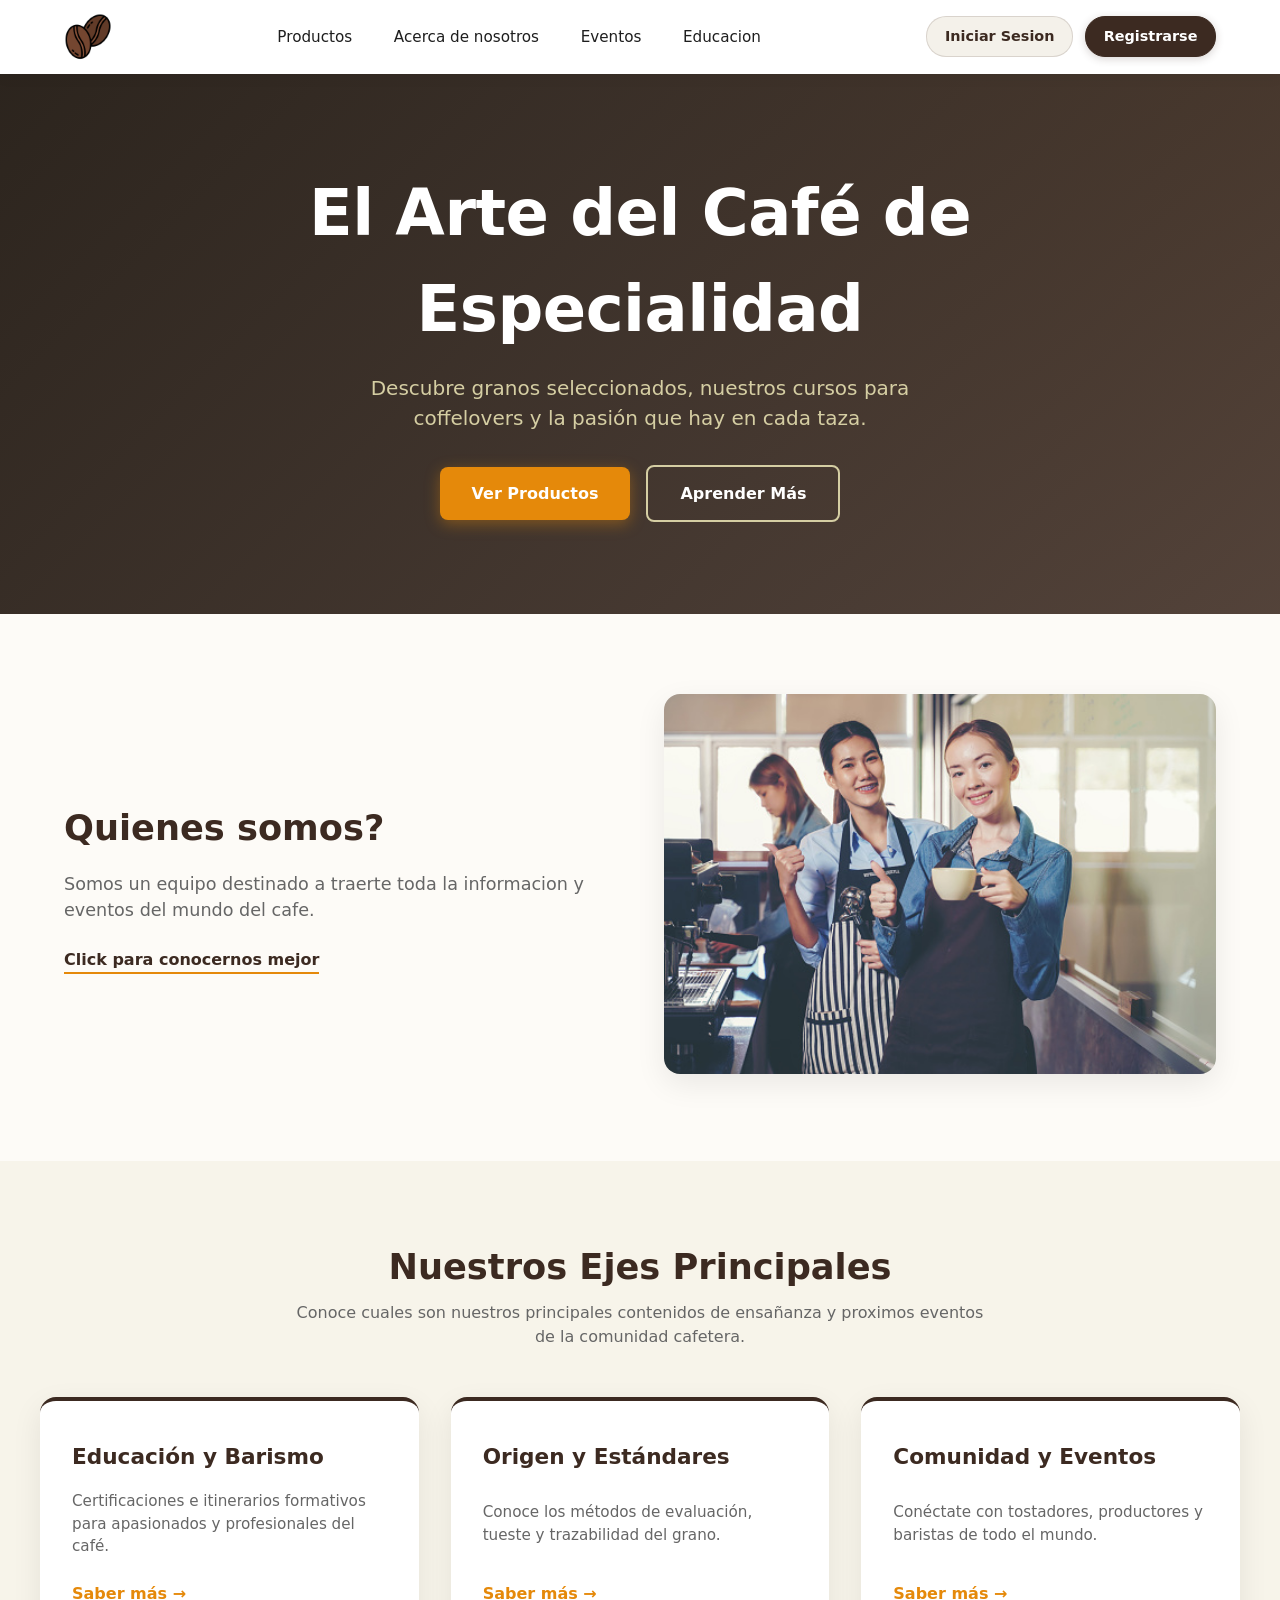
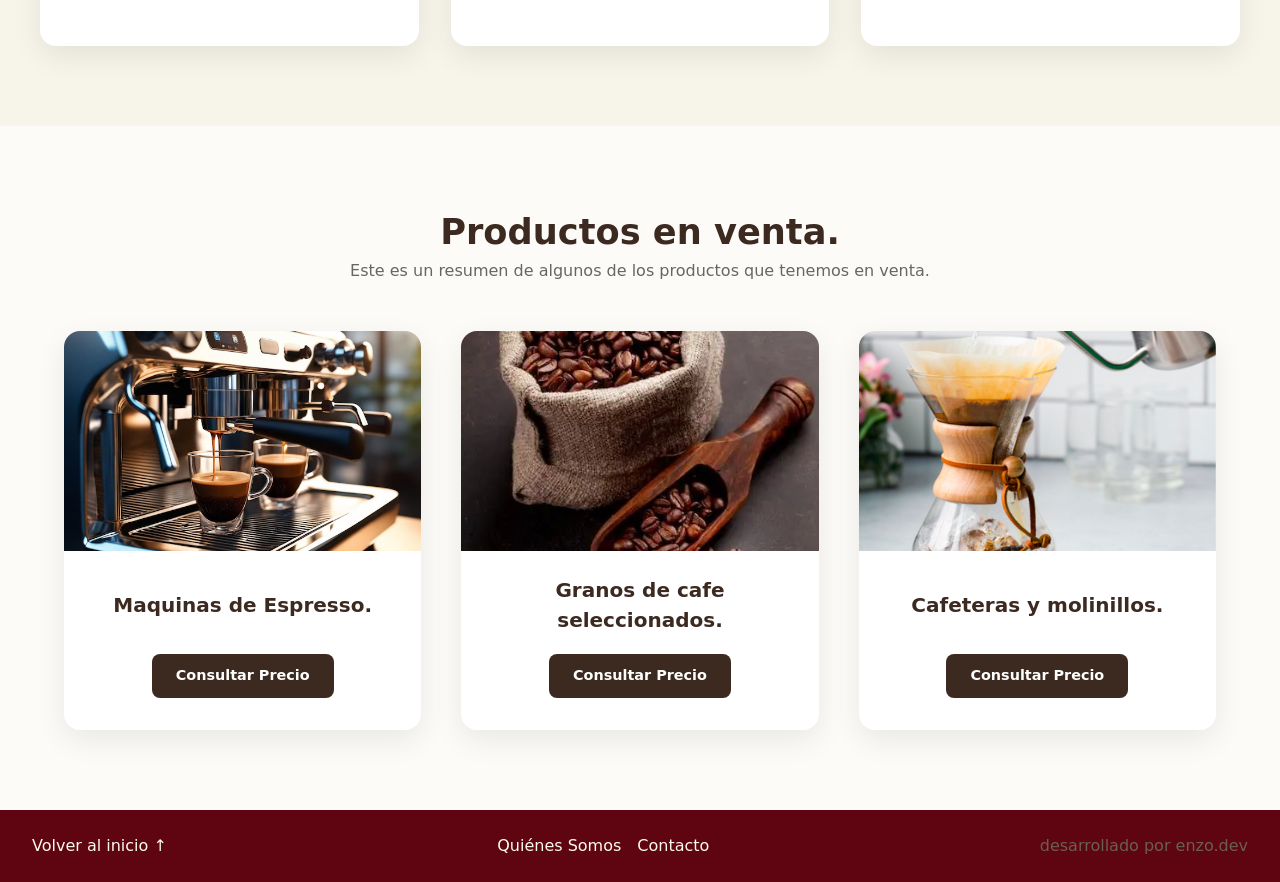
<file: index.html>
<!DOCTYPE html>
<html lang="en">
<head>
    <meta charset="UTF-8">
    <meta name="viewport" content="width=device-width, initial-scale=1.0">
    <title>Document</title>
    <link rel="stylesheet" href="./styles/styles.css">
</head>
<body>
    <!-------------------------------------------------------------------
        CABECERA Y NAVEGACION.
    -------------------------------------------------------------------->
    <header class="site-header">
        <nav class="main-nav">
            <div class="logo">
                <a href="./index.html">
                    <img src="./images/logo-principal.png" alt="Logo de Encafeinados">
                </a>
            </div>
            <ul class="nav-list">
                <li> <a href="./pages/productos.html" class="nav-button">Productos</a> </li>
                <li> <a href="./pages/nosotros.html" class="nav-button">Acerca de nosotros</a> </li>
                <li> <a href="./pages/eventos.html" class="nav-button">Eventos</a> </li>
                <li> <a href="./pages/educacion.html" class="nav-button">Educacion</a> </li>
            </ul>
            <div class="nav-login">
                <a href="./pages/login.html" class="nav-button">Iniciar Sesion</a>
                <a href="./pages/register.html" class="nav-button">Registrarse</a>
            </div>       
        </nav>
    </header>

    <!-------------------------------------------------------------------
        CONTENIDO PRINCIPAL.
    -------------------------------------------------------------------->
    <main>
        <!-----------------------------------------------------------
            SECCION HERO
        ------------------------------------------------------------>
        <section class="hero">
            <div class="hero__content">
                <h1>El Arte del Café de Especialidad</h1>
                <p>Descubre granos seleccionados, nuestros cursos para coffelovers y la pasión que hay en cada taza.</p>
                <div class="hero__buttons">
                    <a href="#productos" class="btn-primary">Ver Productos</a>
                    <a href="#educacion" class="btn-secondary">Aprender Más</a>
                </div>
            </div>
        </section>

        <!-----------------------------------------------------------
            SECCION SOBRE NOSOTROS
        ------------------------------------------------------------>
        <section class="nosotros" id="nosotros">
            <div class="nosotros__descripcion">
                <h2>Quienes somos?</h2>
                <p>Somos un equipo destinado a traerte toda la informacion y eventos del mundo del cafe. </p>
                <a href="./pages/nosotros.html">Click para conocernos mejor</a>
            </div> 
            <div class="nosotros__imagen">
                <img src="./images/nosotros-imagen.jpg" alt="Imagen de dos baristas profesionales">
            </div>
        </section>
        <!-----------------------------------------------------------
            SECCION EDUCACION
        ------------------------------------------------------------>
        <section class="educacion" id="educacion">
            <div class="educacion_descripcion">
                 <h2 >Nuestros Ejes Principales</h2>
                 <p>Conoce cuales son nuestros principales contenidos de ensañanza y proximos eventos de la comunidad cafetera.</p>
            </div>
           
            <div class="educacion__container">
                
                <article class="card">
                    <h3>Educación y Barismo</h3>
                    <p>Certificaciones e itinerarios formativos para apasionados y profesionales del café.</p>
                    <a href="./pages/educacion.html">Saber más &rarr;</a>
                </article>

                <article class="card">
                    <h3>Origen y Estándares</h3>
                    <p>Conoce los métodos de evaluación, tueste y trazabilidad del grano.</p>
                    <a href="./pages/educacion.html">Saber más &rarr;</a>
                </article>

                <article class="card">
                    <h3>Comunidad y Eventos</h3>
                    <p>Conéctate con tostadores, productores y baristas de todo el mundo.</p>
                    <a href="./pages/eventos.html">Saber más &rarr;</a>
                </article>
            </div>
        </section>

        <section class="productos" id="productos">
            
            <div class="productos__descripcion">
                <h2>Productos en venta.</h2>
                <p>Este es un resumen de algunos de los productos que tenemos en venta.</p>
            </div>
            
            <div class="productos__container">
                
                <article class="product__card">
                    <img src="./images/maquina-cafe.avif" alt="Nombre del Producto">
                    <h3>Maquinas de Espresso.</h3>
                    <a href="./pages/productos.html">Consultar Precio</a>
                </article>

                <article class="product__card">
                    <img src="./images/granos-cafe.webp" alt="Nombre del Producto">
                    <h3>Granos de cafe seleccionados.</h3>
                    <a href="./pages/productos.html">Consultar Precio</a>
                </article>

                <article class="product__card">
                    <img src="./images/imagen-chemex.png" alt="Nombre del Producto">
                    <h3>Cafeteras y molinillos.</h3>
                    <a href="./pages/productos.html">Consultar Precio</a>
                </article>
            </div>
        </section>
    </main>

    <!-----------------------------------------------------------
        SECCION FOOTER O PIE DE PAGINA
    ------------------------------------------------------------>
    <footer class="site-footer">
        <div class="footer-top">
            <a href="#" class="back-to-top">Volver al inicio &uarr;</a>
        </div>

        <nav class="footer-nav">
            <ul class="footer-nav-list">
                <li><a href="./pages/nosotros.html">Quiénes Somos</a></li>
                <li><a href="./pages/contacto.html">Contacto</a></li>
            </ul>
        </nav>

        <div class="footer-copyright">
            <p>desarrollado por enzo.dev</p>
        </div>
    </footer>
</body>
</html>
</file>
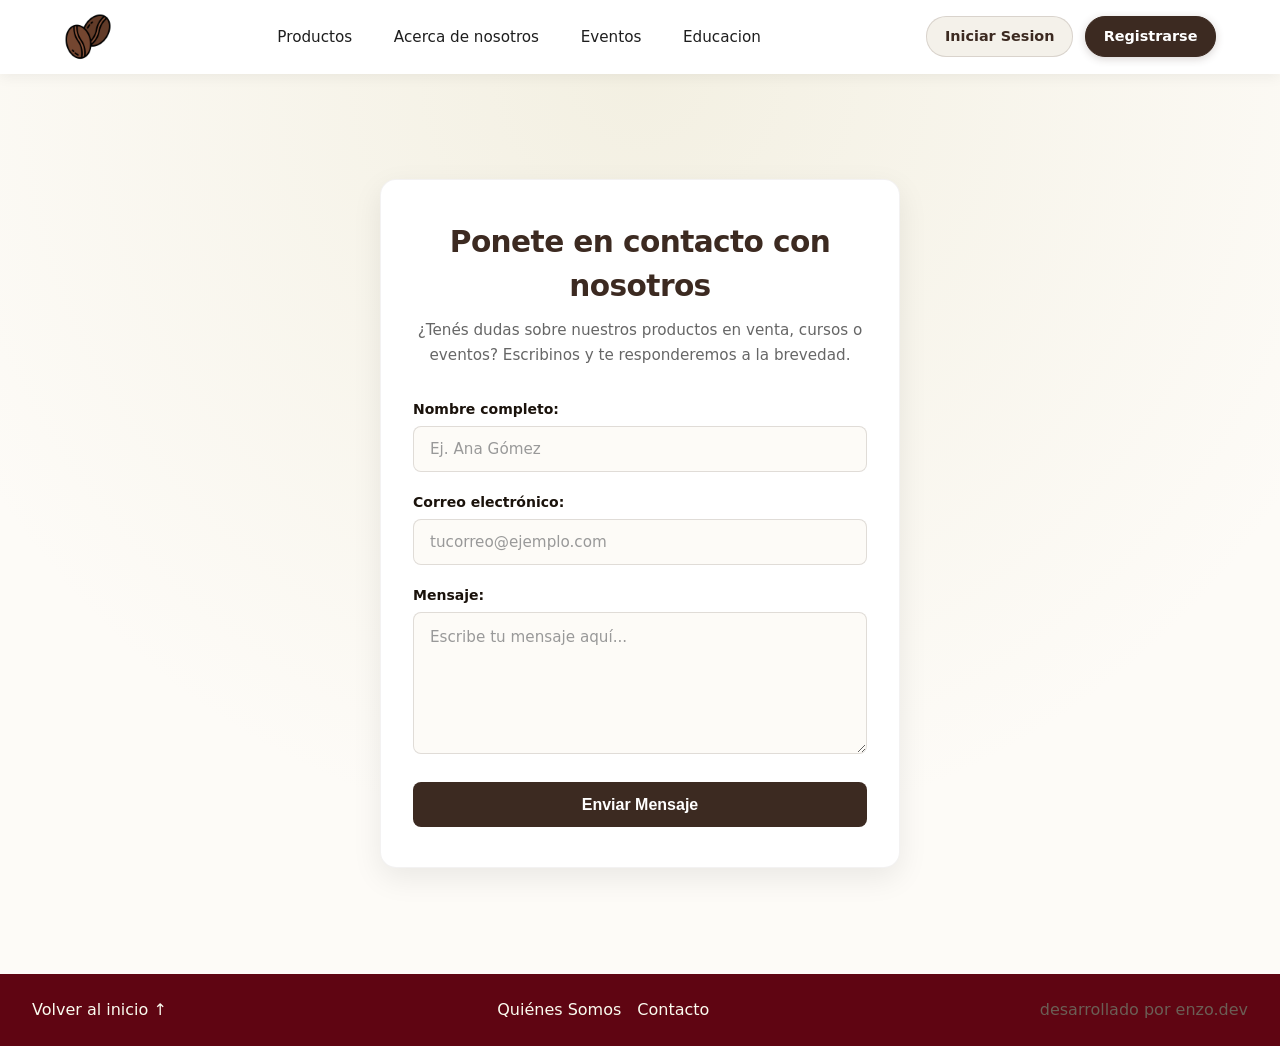
<file: pages/contacto.html>
<!DOCTYPE html>
<html lang="es">
<head>
    <meta charset="UTF-8">
    <meta name="viewport" content="width=device-width, initial-scale=1.0">
    <title>Contacto - Especialidad en Café</title>
    <link rel="icon" type="image/png" href="images/favicon.png">
    <link rel="stylesheet" href=".././styles/styles.css">
</head>
<body>
    <!-------------------------------------------------------------------
        CABECERA Y NAVEGACION.
    -------------------------------------------------------------------->
    <header class="site-header">
        <nav class="main-nav">
            <div class="logo">
                <a href="../index.html">
                    <img src=".././images/logo-principal.png" alt="Logo de Encafeinados">
                </a>
            </div>
            <ul class="nav-list">
                <li> <a href="./productos.html" class="nav-button">Productos</a> </li>
                <li> <a href="./nosotros.html" class="nav-button">Acerca de nosotros</a> </li>
                <li> <a href="./eventos.html" class="nav-button">Eventos</a> </li>
                <li> <a href="./educacion.html" class="nav-button">Educacion</a> </li>
            </ul>
            <div class="nav-login">
                <a href="./login.html" class="nav-button">Iniciar Sesion</a>
                <a href="./register.html" class="nav-button">Registrarse</a>
            </div>
        </nav>
    </header>

    <main class="main-content">
        <section class="contact-card">
            <div class="contact-header">
                <h1>Ponete en contacto con nosotros</h1>
                <p>¿Tenés dudas sobre nuestros productos en venta, cursos o eventos? Escribinos y te responderemos a la brevedad.</p>
            </div>

            <form class="contact-form" action="#" method="POST">
                <div class="form-group">
                    <label for="name">Nombre completo:</label>
                    <input type="text" id="name" name="name" autocomplete="name" required placeholder="Ej. Ana Gómez">
                </div>

                <div class="form-group">
                    <label for="email">Correo electrónico:</label>
                    <input type="email" id="email" name="email" autocomplete="email" required placeholder="tucorreo@ejemplo.com">
                </div>

                <div class="form-group">
                    <label for="message">Mensaje:</label>
                    <textarea id="message" name="message" rows="5" required placeholder="Escribe tu mensaje aquí..."></textarea>
                </div>

                <button type="submit" class="submit-btn">Enviar Mensaje</button>
            </form>
        </section>
    </main>

    <!-------------------------------------------------------------------
        SECCION DE FOOTER O PIE DE PAGINA
    -------------------------------------------------------------------->
    <footer class="site-footer">
        <div class="footer-top">
            <a href="#" class="back-to-top">Volver al inicio &uarr;</a>
        </div>

        <nav class="footer-nav">
            <ul class="footer-nav-list">
                <li><a href="./nosotros.html">Quiénes Somos</a></li>
                <li><a href="./contacto.html">Contacto</a></li>
            </ul>
        </nav>

        <div class="footer-copyright">
            <p>desarrollado por enzo.dev</p>
        </div>
    </footer>
</body>
</html>
</file>
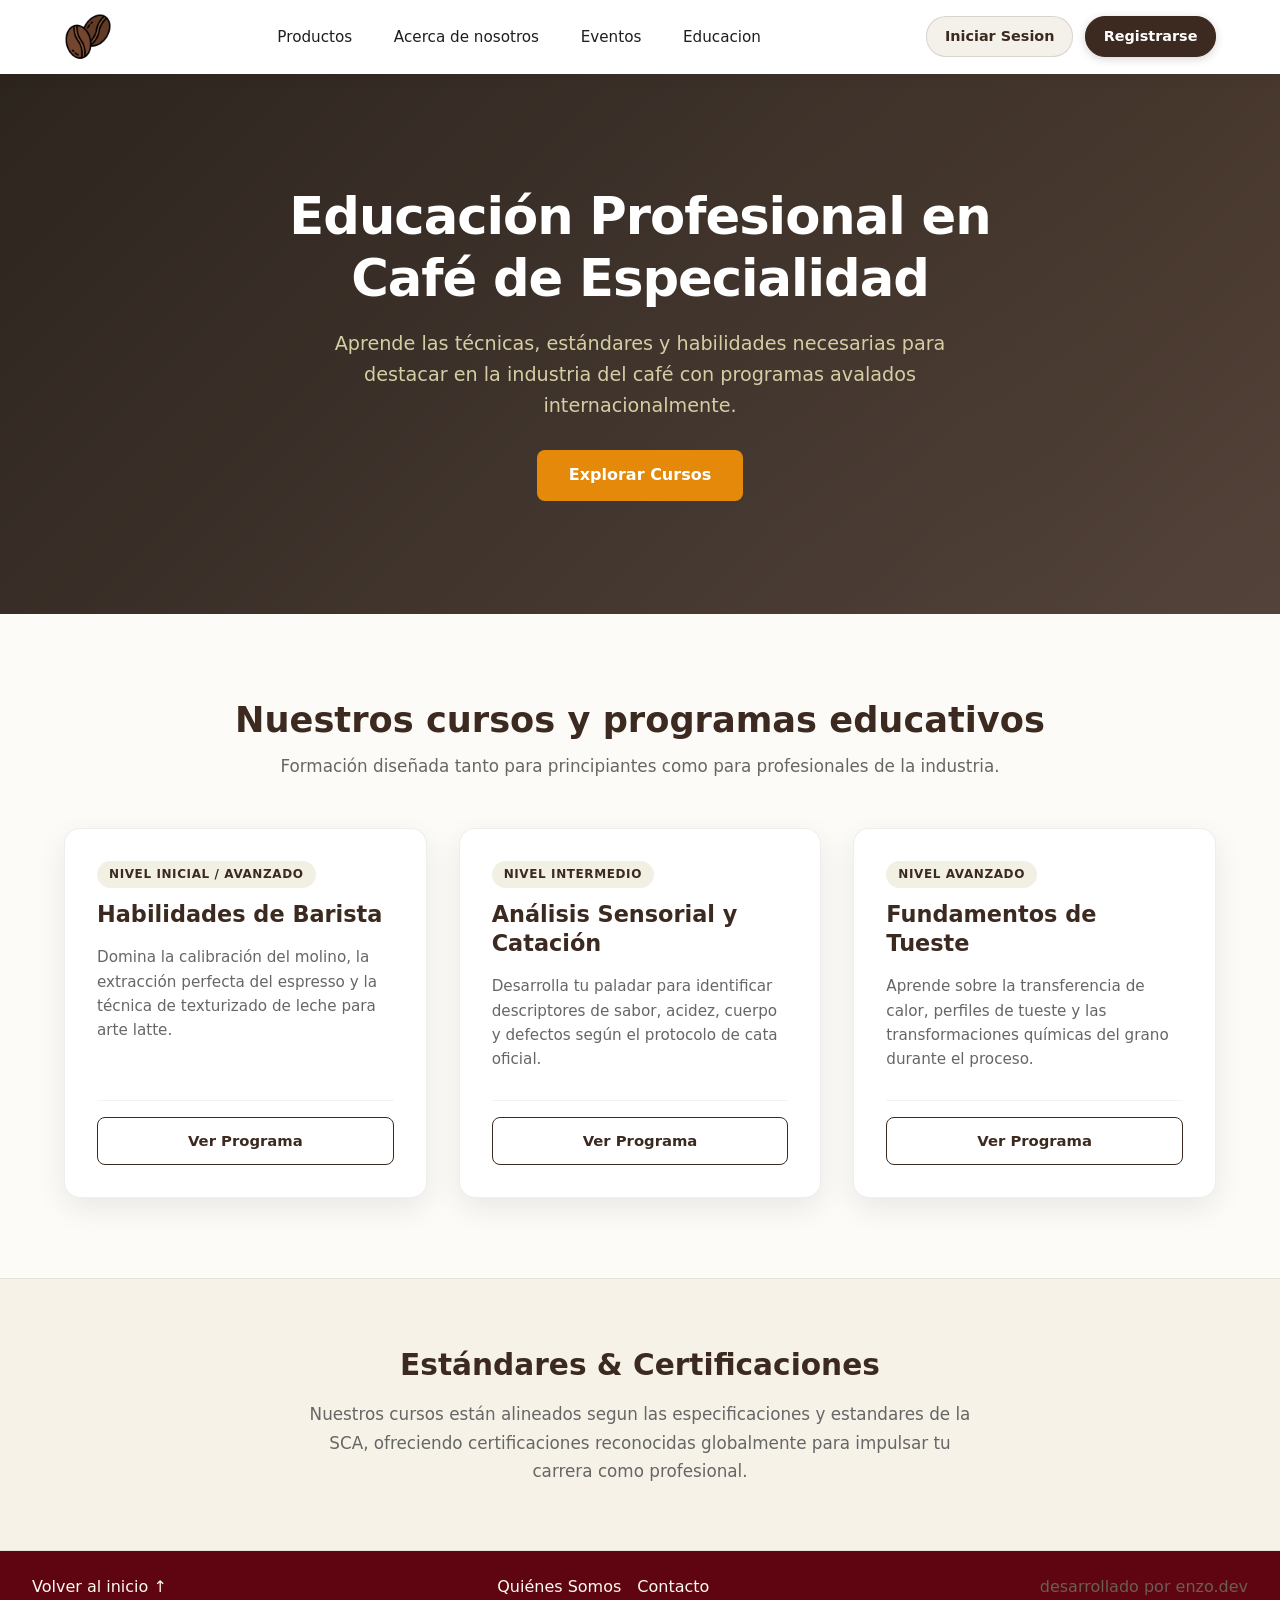
<file: pages/educacion.html>
<!DOCTYPE html>
<html lang="en">
<head>
    <meta charset="UTF-8">
    <meta name="viewport" content="width=device-width, initial-scale=1.0">
    <title>Document</title>
    <link rel="stylesheet" href=".././styles/styles.css">
</head>
<body>
    <!-------------------------------------------------------------------
        CABECERA Y NAVEGACION.
    -------------------------------------------------------------------->
    <header class="site-header">
        <nav class="main-nav">
            <div class="logo">
                <a href=".././index.html">
                    <img src=".././images/logo-principal.png" alt="Logo de Encafeinados">
                </a>
            </div>
            <ul class="nav-list">
                <li> <a href="./productos.html" class="nav-button">Productos</a> </li>
                <li> <a href="./nosotros.html" class="nav-button">Acerca de nosotros</a> </li>
                <li> <a href="./eventos.html" class="nav-button">Eventos</a> </li>
                <li> <a href="./educacion.html" class="nav-button">Educacion</a> </li>
            </ul>
            <div class="nav-login">
                <a href="./login.html" class="nav-button">Iniciar Sesion</a>
                <a href="./register.html" class="nav-button">Registrarse</a>
            </div>
        </nav>
    </header>

    <main>

        <section id="hero" class="hero">
            <div class="hero-content">
                <h1>Educación Profesional en Café de Especialidad</h1>
                <p>Aprende las técnicas, estándares y habilidades necesarias para destacar en la industria del café con programas avalados internacionalmente.</p>
                <a href="#cursos" class="btn-primary">Explorar Cursos</a>
            </div>
        </section>

        <section id="cursos" class="courses-section">
            <h2>Nuestros cursos y programas educativos</h2>
            <p class="section-subtitle">Formación diseñada tanto para principiantes como para profesionales de la industria.</p>

            <div class="card-grid">

                <article class="course-card">
                    <header class="card-header">
                        <span class="badge">Nivel Inicial / Avanzado</span>
                        <h3>Habilidades de Barista</h3>
                    </header>
                    <div class="card-body">
                        <p>Domina la calibración del molino, la extracción perfecta del espresso y la técnica de texturizado de leche para arte latte.</p>
                    </div>
                    <footer class="card-footer">
                        <a href="#" class="btn-secondary">Ver Programa</a>
                    </footer>
                </article>

                <article class="course-card">
                    <header class="card-header">
                        <span class="badge">Nivel Intermedio</span>
                        <h3>Análisis Sensorial y Catación</h3>
                    </header>
                    <div class="card-body">
                        <p>Desarrolla tu paladar para identificar descriptores de sabor, acidez, cuerpo y defectos según el protocolo de cata oficial.</p>
                    </div>
                    <footer class="card-footer">
                        <a href="#" class="btn-secondary">Ver Programa</a>
                    </footer>
                </article>

                <article class="course-card">
                    <header class="card-header">
                        <span class="badge">Nivel Avanzado</span>
                        <h3>Fundamentos de Tueste</h3>
                    </header>
                    <div class="card-body">
                        <p>Aprende sobre la transferencia de calor, perfiles de tueste y las transformaciones químicas del grano durante el proceso.</p>
                    </div>
                    <footer class="card-footer">
                        <a href="#" class="btn-secondary">Ver Programa</a>
                    </footer>
                </article>
            </div>
        </section>

        <section id="certificaciones" class="about-certifications">
            <h2>Estándares & Certificaciones</h2>
            <p>Nuestros cursos están alineados segun las especificaciones y estandares de la SCA, ofreciendo certificaciones reconocidas globalmente para impulsar tu carrera como profesional.</p>
        </section>
    </main>

    <!-------------------------------------------------------------------
        SECCION DE FOOTER O PIE DE PAGINA
    -------------------------------------------------------------------->
    <footer class="site-footer">
        <div class="footer-top">
            <a href="#" class="back-to-top">Volver al inicio &uarr;</a>
        </div>

        <nav class="footer-nav">
            <ul class="footer-nav-list">
                <li><a href="./nosotros.html">Quiénes Somos</a></li>
                <li><a href="./contacto.html">Contacto</a></li>
            </ul>
        </nav>

        <div class="footer-copyright">
            <p>desarrollado por enzo.dev</p>
        </div>
    </footer>
</body>
</html>
</file>
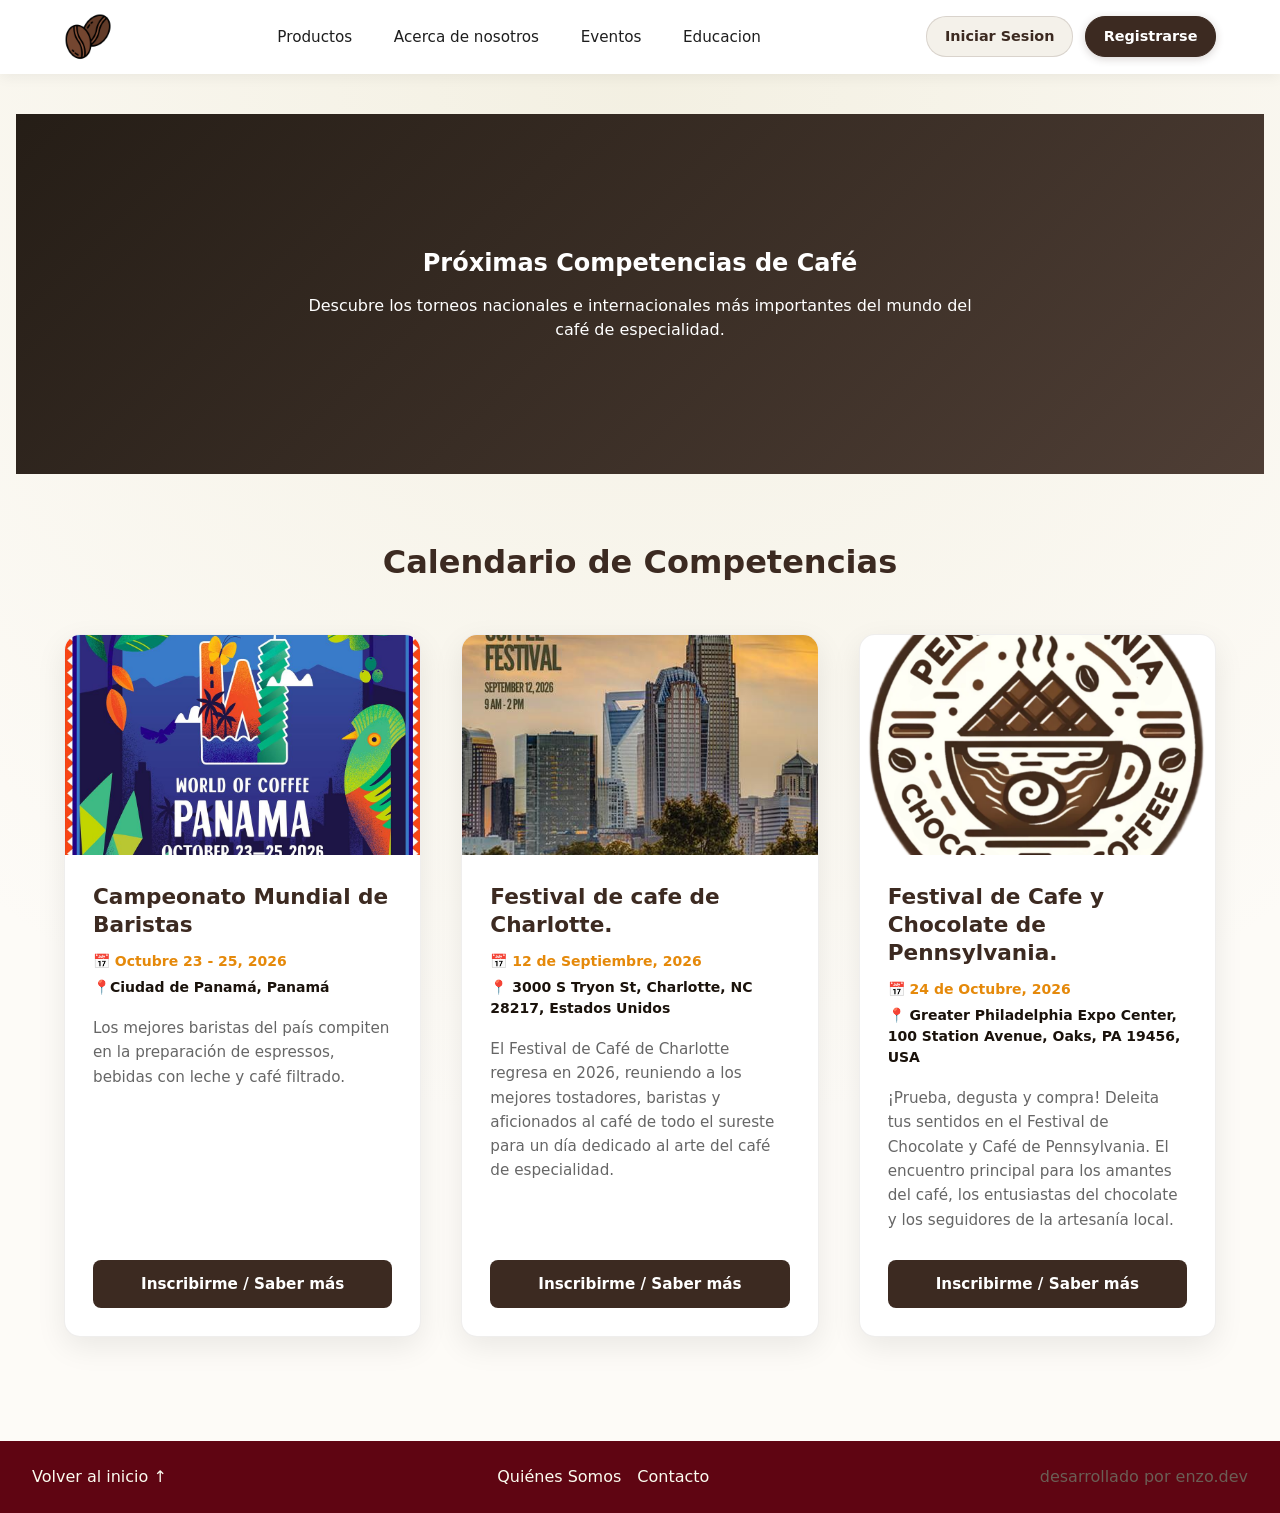
<file: pages/eventos.html>
<!DOCTYPE html>
<html lang="es">
<head>
    <meta charset="UTF-8">
    <meta name="viewport" content="width=device-width, initial-scale=1.0">
    <title>Próximos Eventos | Competencias de Café</title>
    <link rel="icon" type="image/png" href="images/favicon.png">
    <link rel="stylesheet" href=".././styles/styles.css">
</head>
<body>

    <!-------------------------------------------------------------------
        CABECERA Y NAVEGACION.
    -------------------------------------------------------------------->
    <header class="site-header">
        <nav class="main-nav">
            <div class="logo">
                <a href="../index.html">
                    <img src=".././images/logo-principal.png" alt="Logo de Encafeinados">
                </a>
            </div>
            <ul class="nav-list">
                <li> <a href="./productos.html" class="nav-button">Productos</a> </li>
                <li> <a href="./nosotros.html" class="nav-button">Acerca de nosotros</a> </li>
                <li> <a href="./eventos.html" class="nav-button">Eventos</a> </li>
                <li> <a href="./educacion.html" class="nav-button">Educacion</a> </li>
            </ul>
            <div class="nav-login">
                <a href="./login.html" class="nav-button">Iniciar Sesion</a>
                <a href="./register.html" class="nav-button">Registrarse</a>
            </div>
        </nav>
    </header>

    <main class="main-content">  
        <section class="events-hero">
            <h1>Próximas Competencias de Café</h1>
            <p>Descubre los torneos nacionales e internacionales más importantes del mundo del café de especialidad.</p>
        </section>

        <section class="events-grid-section">
            <h2>Calendario de Competencias</h2>
            <div class="card-grid">
                
                <article class="event-card">
                    <img src="../images/evento-panama.jpg" alt="Campeonato de Baristas">
                    <div class="event-info">
                        <h3>Campeonato Mundial de Baristas</h3>
                        <p class="event-date">📅 Octubre 23 - 25, 2026</p>
                        <p class="event-location">📍Ciudad de  Panamá,  Panamá</p>
                        <p>Los mejores baristas del país compiten en la preparación de espressos, bebidas con leche y café filtrado.</p>
                        <a href="detalle-evento.html" class="btn">Inscribirme / Saber más</a>
                    </div>
                </article>

                <article class="event-card">
                    <img src="../images/evento-charlotte.jpg" alt="Festival de cafe de Charlotte">
                    <div class="event-info">
                        <h3>Festival de cafe de Charlotte.</h3>
                        <p class="event-date">📅 12 de Septiembre, 2026</p>
                        <p class="event-location">📍 3000 S Tryon St, Charlotte, NC 28217, Estados Unidos</p>
                        <p>El Festival de Café de Charlotte regresa en 2026, reuniendo a los mejores tostadores, baristas y aficionados al café de todo el sureste para un día dedicado al arte del café de especialidad. </p>
                        <a href="detalle-evento.html" class="btn">Inscribirme / Saber más</a>
                    </div>
                </article>

                <article class="event-card">
                    <img src="../images/evento-pensilvania.png" alt="Festival de Cafe y Chocolate de Pennsylvania">
                    <div class="event-info">
                        <h3>Festival de Cafe y Chocolate de Pennsylvania.</h3>
                        <p class="event-date">📅 24 de Octubre, 2026</p>
                        <p class="event-location">📍 Greater Philadelphia Expo Center, 100 Station Avenue, Oaks, PA 19456, USA</p>
                        <p>¡Prueba, degusta y compra! Deleita tus sentidos en el Festival de Chocolate y Café de Pennsylvania. El encuentro principal para los amantes del café, los entusiastas del chocolate y los seguidores de la artesanía local. </p>
                        <a href="detalle-evento.html" class="btn">Inscribirme / Saber más</a>
                    </div>
                </article>
            </div>
        </section>

    </main>

    <!-------------------------------------------------------------------
        SECCION DE FOOTER O PIE DE PAGINA
    -------------------------------------------------------------------->
    <footer class="site-footer">
        <div class="footer-top">
            <a href="#" class="back-to-top">Volver al inicio &uarr;</a>
        </div>

        <nav class="footer-nav">
            <ul class="footer-nav-list">
                <li><a href="./nosotros.html">Quiénes Somos</a></li>
                <li><a href="./contacto.html">Contacto</a></li>
            </ul>
        </nav>

        <div class="footer-copyright">
            <p>desarrollado por enzo.dev</p>
        </div>
    </footer>

</body>
</html>
</file>
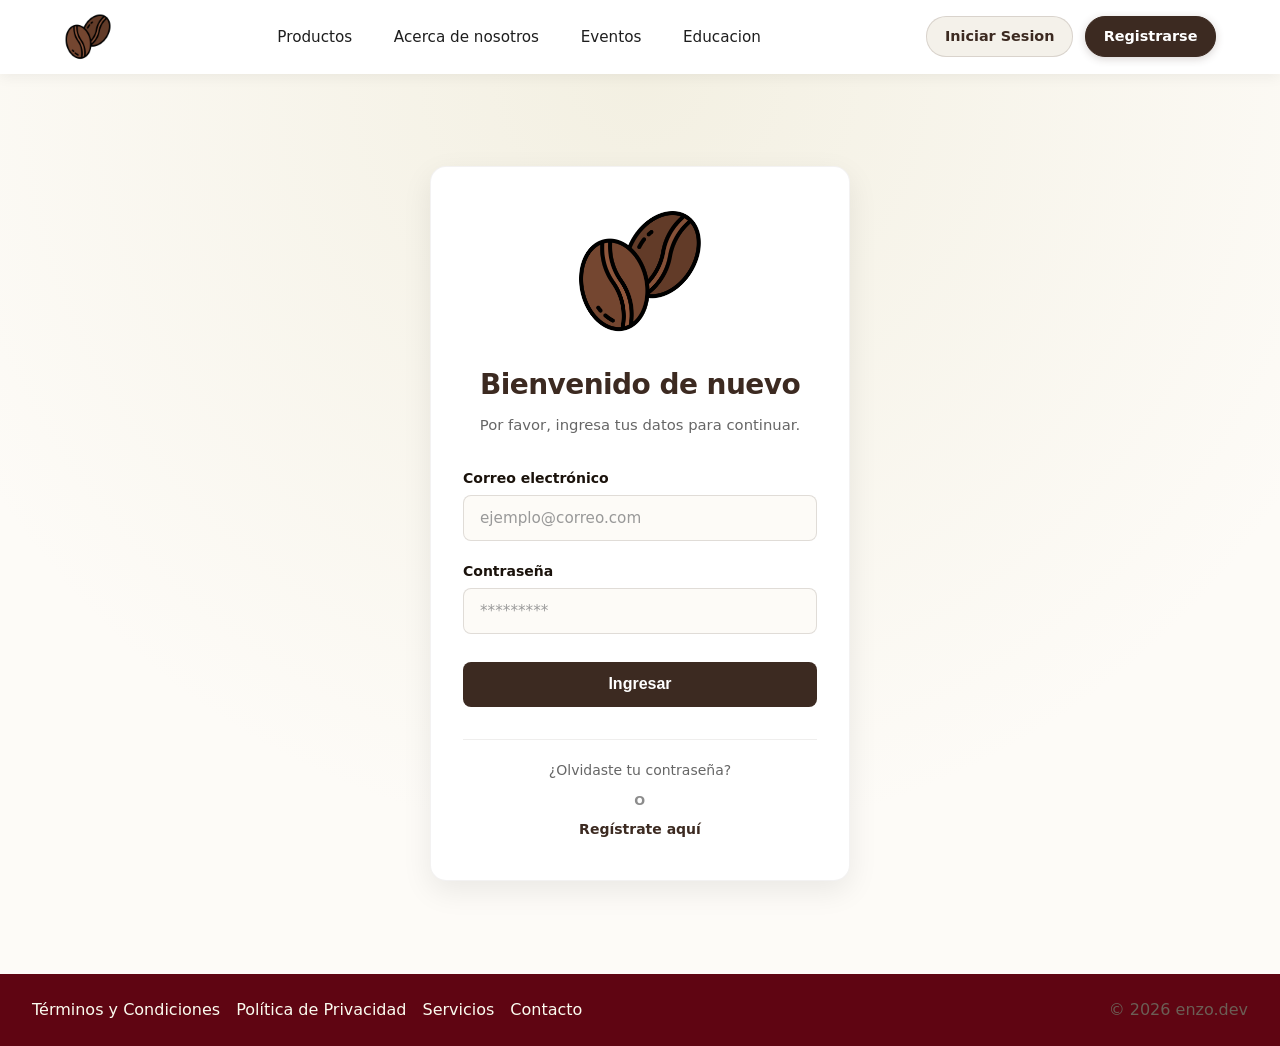
<file: pages/login.html>
<!DOCTYPE html>
<html lang="en">
<head>
    <meta charset="UTF-8">
    <meta name="viewport" content="width=device-width, initial-scale=1.0">
    <title>Iniciar Sesion</title>
    <link rel="stylesheet" href=".././styles/styles.css">
    <!--FAVICON-->
    <link rel="icon" type="image/png" href="../images/logo-principal.png">
</head>
<body>

    <!-------------------------------------------------------------------
        CABECERA Y NAVEGACION.
    -------------------------------------------------------------------->
    <header class="site-header">
        <nav class="main-nav">
            <div class="logo">
                <a href=".././index.html">
                    <img src=".././images/logo-principal.png" alt="Logo de Encafeinados">
                </a>
            </div>
            <ul class="nav-list">
                <li> <a href="./productos.html" class="nav-button">Productos</a> </li>
                <li> <a href="./nosotros.html" class="nav-button">Acerca de nosotros</a> </li>
                <li> <a href="./eventos.html" class="nav-button">Eventos</a> </li>
                <li> <a href="./educacion.html" class="nav-button">Educacion</a> </li>
            </ul>
            <div class="nav-login">
                <a href="./login.html" class="nav-button">Iniciar Sesion</a>
                <a href="./register.html" class="nav-button">Registrarse</a>
            </div>
        </nav>
    </header>

    <main class="login-container">
        <section class="login-card">

            <header class="login-header">
                <img src="../images/logo-principal.png" alt="Imagen del logo de Encafeinados" >
                <h1>Bienvenido de nuevo</h1>
                <p>Por favor, ingresa tus datos para continuar.</p>
            </header>
            
            <form action="/login-endpoint" method="POST" class="login-form">

                <div class="form-group">
                    <label for="email">Correo electrónico</label>
                    <input type="email" id="email" name="email" placeholder="ejemplo@correo.com" required>
                </div>

                <div class="form-group">
                    <label for="password">Contraseña</label>
                    <input type="password" id="password" name="password" placeholder="*********" required>
                </div>

                <button type="submit" class="buton-submit">Ingresar</button>
            </form>

            <footer class="login-footer">
                <a href="/recuperar-password">¿Olvidaste tu contraseña?</a>
                <p> O </p>
                <a href="./register.html">Regístrate aquí</a>
            </footer>
        </section>
    </main>

    <!-------------------------------------------------------------------
        PIE DE PAGINA.  
    -------------------------------------------------------------------->
    <footer class="site-footer">
        <div class="footer-top">
            <nav class="footer-nav">
                <ul class="footer-nav-list">
                    <li><a href="terminos.html">Términos y Condiciones</a></li>
                    <li><a href="privacidad.html">Política de Privacidad</a></li>
                    <li><a href="/servicios">Servicios</a></li>
                    <li><a href="/contacto">Contacto</a></li>
                </ul>
            </nav>
        </div>    
        <div class="footer-copyright">
            <p>&copy; 2026 enzo.dev</p>
        </div>
    </footer>

</body>
</html>
</file>
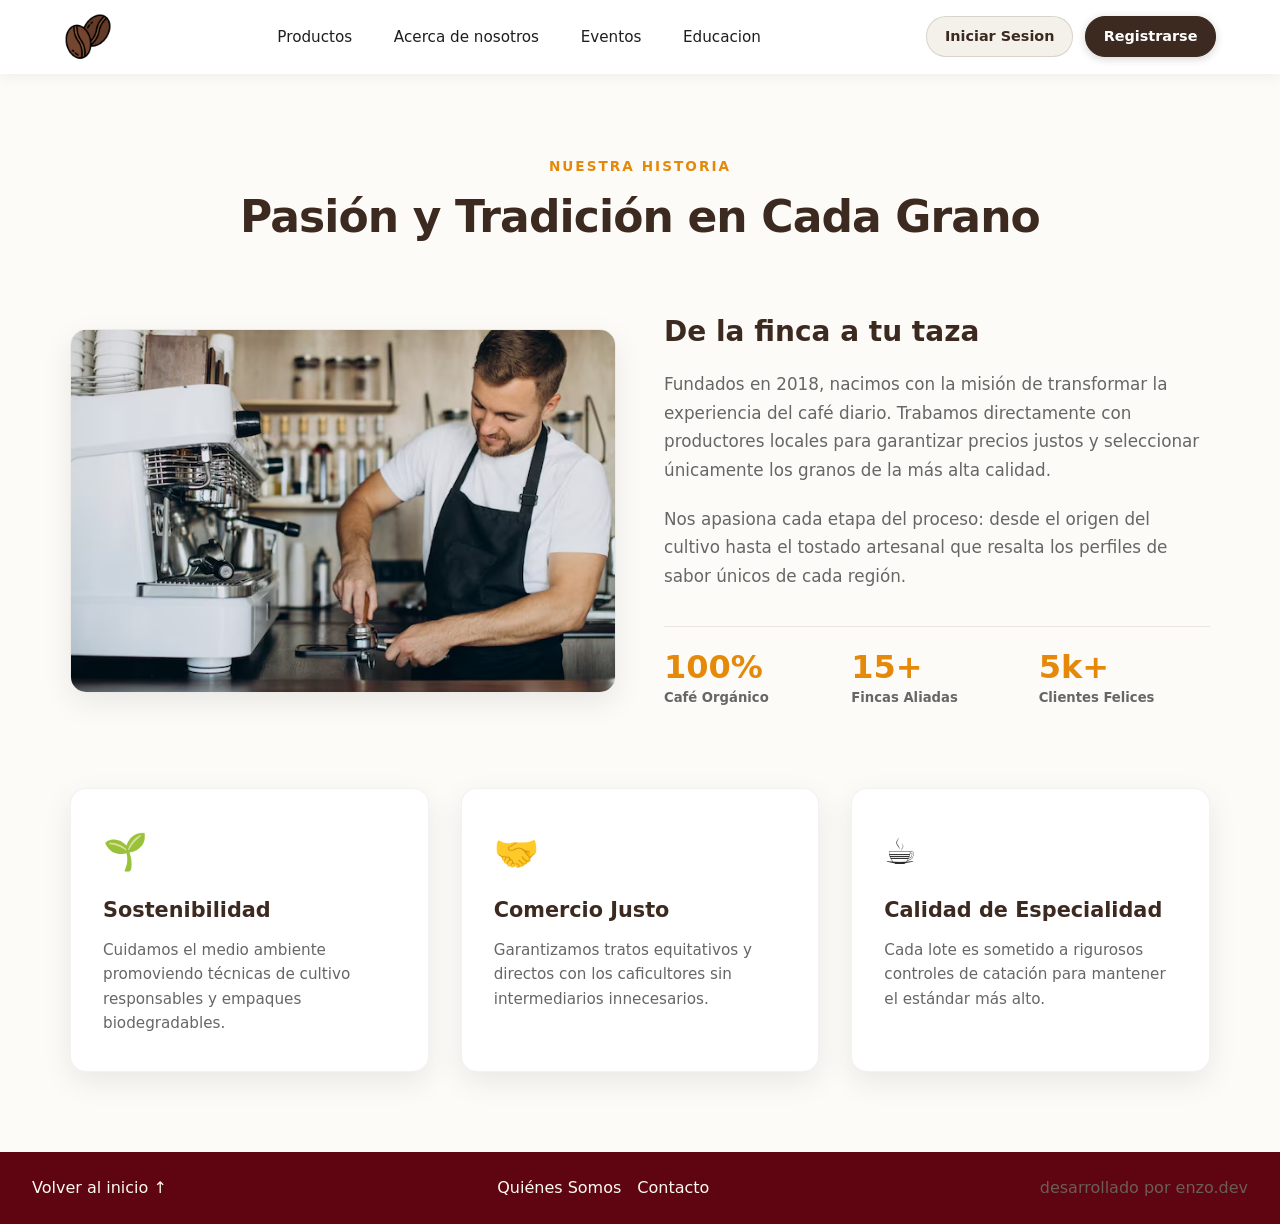
<file: pages/nosotros.html>
<!DOCTYPE html>
<html lang="en">
<head>
    <meta charset="UTF-8">
    <meta name="viewport" content="width=device-width, initial-scale=1.0">
    <title>Document</title>
    <link rel="stylesheet" href=".././styles/styles.css">
</head>
<body>
    <!-------------------------------------------------------------------
        CABECERA Y NAVEGACION.
    -------------------------------------------------------------------->
    <header class="site-header">
        <nav class="main-nav">
            <div class="logo">
                <a href="../index.html">
                    <img src=".././images/logo-principal.png" alt="Logo de Encafeinados">
                </a>
            </div>

            <ul class="nav-list">
                <li> <a href="./productos.html" class="nav-button">Productos</a> </li>
                <li> <a href="./nosotros.html" class="nav-button">Acerca de nosotros</a> </li>
                <li> <a href="./eventos.html" class="nav-button">Eventos</a> </li>
                <li> <a href="./educacion.html" class="nav-button">Educacion</a> </li>
            </ul>
        
            <div class="nav-login">
                <a href="./pages/login.html" class="nav-button">Iniciar Sesion</a>
                <a href="./pages/register.html" class="nav-button">Registrarse</a>
            </div>
           
        </nav>
    </header>

    <!-------------------------------------------------------------------
        CONTENIDO PRINCIPAL.
    -------------------------------------------------------------------->
    <main>
        <section class="about-us" id="nosotros" aria-labelledby="about-heading">
            <div class="container">
                
                <header class="section-header">
                    <span class="subtitle">Nuestra Historia</span>
                    <h2 id="about-heading">Pasión y Tradición en Cada Grano</h2>
                </header>

                <div class="about-content">
                
                    <figure class="about-image">
                        <img src="../images/barista-haciendo-cafe.avif" alt="Barista preparando café artesanal de especialidad" loading="lazy">
                        <figcaption class="sr-only">Tostado y preparación de café en nuestra finca</figcaption>
                    </figure>

                    <div class="about-text">
                        <h3>De la finca a tu taza</h3>
                        <p>
                        Fundados en 2018, nacimos con la misión de transformar la experiencia del café diario. Trabamos directamente con productores locales para garantizar precios justos y seleccionar únicamente los granos de la más alta calidad.
                        </p>
                        <p>
                        Nos apasiona cada etapa del proceso: desde el origen del cultivo hasta el tostado artesanal que resalta los perfiles de sabor únicos de cada región.
                        </p>

                        <div class="about-stats">
                            <div class="stat-item">
                                <span class="stat-number">100%</span>
                                <span class="stat-label">Café Orgánico</span>
                            </div>

                            <div class="stat-item">
                                <span class="stat-number">15+</span>
                                <span class="stat-label">Fincas Aliadas</span>
                            </div>
                            <div class="stat-item">
                                <span class="stat-number">5k+</span>
                                <span class="stat-label">Clientes Felices</span>
                            </div>
                        </div>
                    </div>

                </div>

                <div class="about-values card-grid">
                
                    <article class="value-card">
                        <div class="value-icon">🌱</div>
                        <h3>Sostenibilidad</h3>
                        <p>Cuidamos el medio ambiente promoviendo técnicas de cultivo responsables y empaques biodegradables.</p>
                    </article>

                    <article class="value-card">
                        <div class="value-icon">🤝</div>
                        <h3>Comercio Justo</h3>
                        <p>Garantizamos tratos equitativos y directos con los caficultores sin intermediarios innecesarios.</p>
                    </article>

                    <article class="value-card">
                        <div class="value-icon">☕</div>
                        <h3>Calidad de Especialidad</h3>
                        <p>Cada lote es sometido a rigurosos controles de catación para mantener el estándar más alto.</p>
                    </article>
                </div>
            </div>
        </section>
    </main>

 
    <!-------------------------------------------------------------------
        SECCION DEL PIE DE PAGINA (FOOTER)
    -------------------------------------------------------------------->
    <footer class="site-footer">
        <div class="footer-top">
            <a href="#" class="back-to-top">Volver al inicio &uarr;</a>
        </div>

        <nav class="footer-nav">
            <ul class="footer-nav-list">
                <li><a href="./nosotros.html">Quiénes Somos</a></li>
                <li><a href="./contacto.html">Contacto</a></li>
            </ul>
        </nav>

        <div class="footer-copyright">
            <p>desarrollado por enzo.dev</p>
        </div>
    </footer>

</body>
</html>
</file>
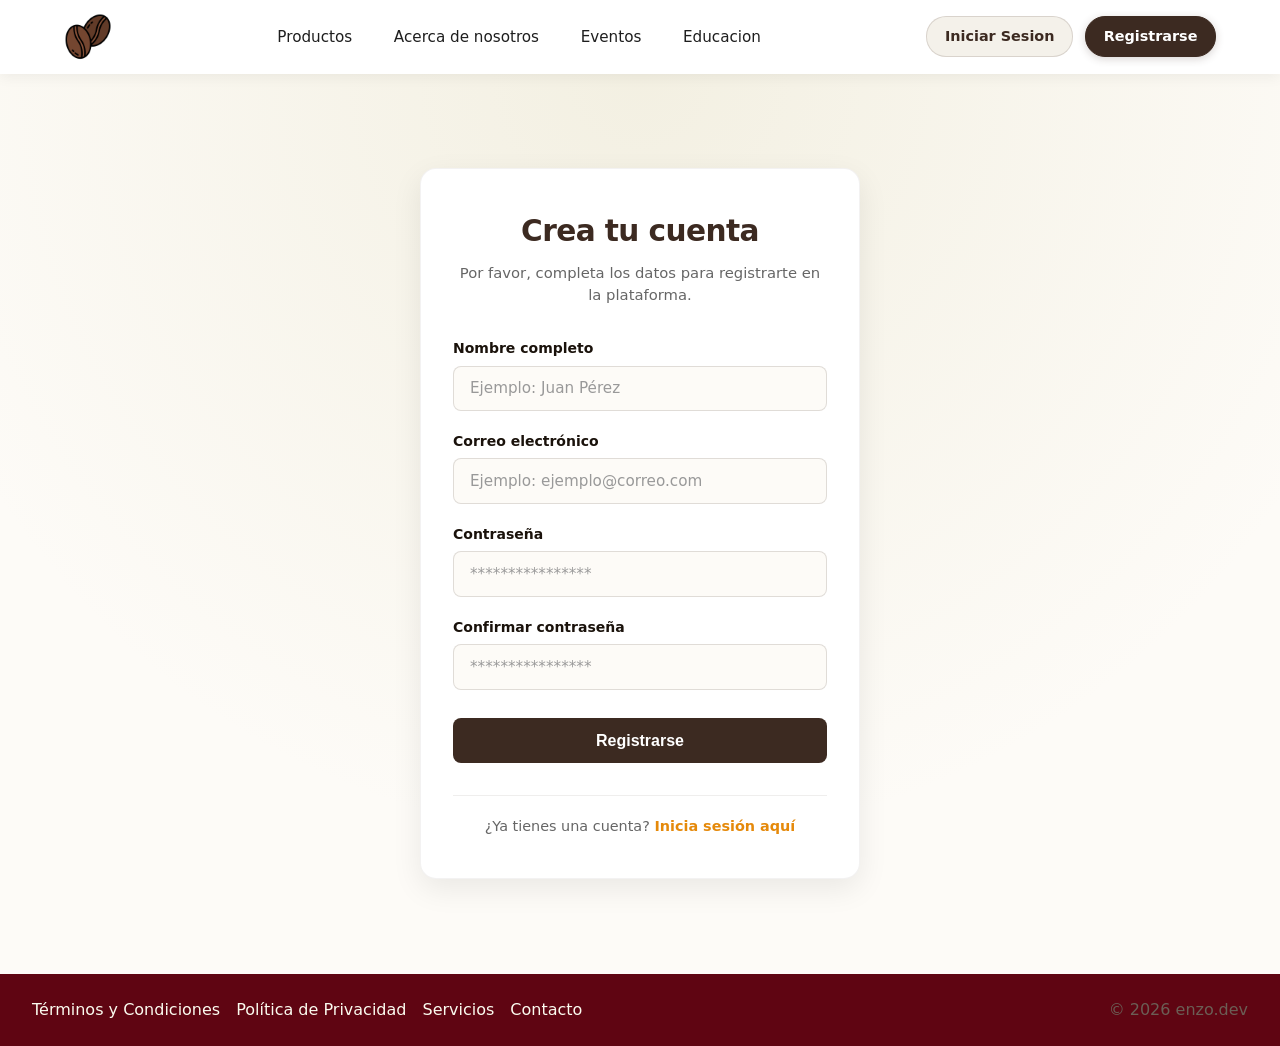
<file: pages/register.html>
<!DOCTYPE html>
<html lang="es">
<head>
    <meta charset="UTF-8">
    <meta name="viewport" content="width=device-width, initial-scale=1.0">
    <title>Crear Cuenta - Sitio web de Encafeinados</title>
    <link rel="icon" type="image/png" href=".././images/logo-principal.png">
    <link rel="stylesheet" href=".././styles/styles.css">
</head>
<body>
    <!-------------------------------------------------------------------
        CABECERA Y NAVEGACION.
    -------------------------------------------------------------------->
    <header class="site-header">
        <nav class="main-nav">
            <div class="logo">
                <a href="../index.html">
                    <img src=".././images/logo-principal.png" alt="Logo de Encafeinados">
                </a>
            </div>
            <ul class="nav-list">
                <li> <a href="./productos.html" class="nav-button">Productos</a> </li>
                <li> <a href="./nosotros.html" class="nav-button">Acerca de nosotros</a> </li>
                <li> <a href="./eventos.html" class="nav-button">Eventos</a> </li>
                <li> <a href="./educacion.html" class="nav-button">Educacion</a> </li>
            </ul>
            <div class="nav-login">
                <a href="./login.html" class="nav-button">Iniciar Sesion</a>
                <a href="./register.html" class="nav-button">Registrarse</a>
            </div>
        </nav>
    </header>
    <!-------------------------------------------------------------------
        CONTENIDO PRINCIPAL.
    -------------------------------------------------------------------->
    <main class="main-content">
        <section class="register-container">
            <div class="register-card">  
                <header class="register-header">
                    <h1>Crea tu cuenta</h1>
                    <p>Por favor, completa los datos para registrarte en la plataforma.</p>
                </header>
                <form class="register-form" action="#" method="POST">
                    <div class="form-group">
                        <label for="fullname">Nombre completo</label>
                        <input type="text" id="fullname" name="fullname" autocomplete="name" required placeholder="Ejemplo: Juan Pérez">
                    </div>
                    <div class="form-group">
                        <label for="email">Correo electrónico</label>
                        <input type="email" id="email" name="email" autocomplete="email" required placeholder="Ejemplo: ejemplo@correo.com">
                    </div>
                    <div class="form-group">
                        <label for="password">Contraseña</label>
                        <input type="password" id="password" name="password" autocomplete="new-password" required placeholder="****************">
                    </div>
                    <div class="form-group">
                        <label for="confirm-password">Confirmar contraseña</label>
                        <input type="password" id="confirm-password" name="confirm-password" autocomplete="new-password" required placeholder="****************">
                    </div>
                    <button type="submit" class="btn-submit">Registrarse</button>
                </form>
                <footer class="register-footer">
                    <p>¿Ya tienes una cuenta? <a href="login.html">Inicia sesión aquí</a></p>
                </footer>
            </div>
        </section>
    </main>
    <!-------------------------------------------------------------------
        PIE DE PAGINA.  
    -------------------------------------------------------------------->
    <footer class="site-footer">
        <div class="footer-top">
            <nav class="footer-nav">
                <ul class="footer-nav-list">
                    <li><a href="terminos.html">Términos y Condiciones</a></li>
                    <li><a href="privacidad.html">Política de Privacidad</a></li>
                    <li><a href="/servicios">Servicios</a></li>
                    <li><a href="/contacto">Contacto</a></li>
                </ul>
            </nav>
        </div>    
        <div class="footer-copyright">
            <p>&copy; 2026 enzo.dev</p>
        </div>
    </footer>
    
    
</body>
</html>
</file>
<file: styles/styles.css>
/*Llamo primero a las utilidades y reset*/
*, *::before, *::after {
  padding: 0;
  margin: 0;
  box-sizing: border-box;
}

/*Llamo a las paginas*/
/*Llamo a los componentes*/
.site-footer {
  display: flex;
  justify-content: space-between;
  align-items: center;
  flex-wrap: wrap;
  padding: 1.5rem 2rem;
  background-color: #5f0512;
}
.site-footer .footer-nav-list {
  display: flex;
  flex-wrap: wrap;
  justify-content: space-between;
  align-items: center;
  gap: 1rem;
}
.site-footer .footer-nav-list li {
  list-style: none;
}
.site-footer .footer-nav-list li a {
  text-decoration: none;
  color: #fbfbef;
}
.site-footer .footer-top a {
  text-decoration: none;
  color: #fbfbef;
}
.site-footer .footer-copyright p {
  color: #6b5e55;
}

/* ==========================================
   ESTILOS DE LA CABECERA (SITE-HEADER)
   ========================================== */
.site-header {
  position: sticky;
  top: 0;
  width: 100%;
  z-index: 1000;
  background-color: rgba(255, 255, 255, 0.92);
  backdrop-filter: blur(8px);
  box-shadow: 0 4px 12px rgba(0, 0, 0, 0.05);
  transition: all 0.25s ease-in-out;
}
.site-header .main-nav {
  display: flex;
  justify-content: space-between;
  align-items: center;
  gap: 1.5rem;
  max-width: 1200px;
  margin: 0 auto;
  padding: 0.8rem 1.5rem;
}
.site-header .main-nav .logo a {
  display: flex;
  align-items: center;
  text-decoration: none;
}
.site-header .main-nav .logo a img {
  height: 48px;
  width: auto;
  object-fit: contain;
  transition: transform 0.2s ease;
}
.site-header .main-nav .logo a img:hover {
  transform: scale(1.04);
}
.site-header .main-nav .nav-list {
  display: flex;
  justify-content: center;
  align-items: center;
  gap: 1rem;
  list-style: none;
  margin: 0;
  padding: 0;
}
.site-header .main-nav .nav-list li a {
  position: relative;
  text-decoration: none;
  color: #1e1e1e;
  font-weight: 500;
  font-size: 0.95rem;
  padding: 0.5rem 0.8rem;
  border-radius: 8px;
  transition: all 0.25s ease-in-out;
}
.site-header .main-nav .nav-list li a::after {
  content: "";
  position: absolute;
  bottom: 2px;
  left: 50%;
  width: 0%;
  height: 2px;
  background-color: #3c2a21;
  transition: all 0.25s ease-in-out;
  transform: translateX(-50%);
}
.site-header .main-nav .nav-list li a:hover {
  color: #3c2a21;
}
.site-header .main-nav .nav-list li a:hover::after {
  width: 70%;
}
.site-header .main-nav .nav-login {
  display: flex;
  justify-content: center;
  align-items: center;
  gap: 0.75rem;
}
.site-header .main-nav .nav-login .nav-button {
  display: inline-block;
  text-decoration: none;
  font-size: 0.9rem;
  font-weight: 600;
  padding: 0.55rem 1.1rem;
  border-radius: 20px;
  transition: all 0.25s ease-in-out;
}
.site-header .main-nav .nav-login .nav-button[href*=login] {
  color: #3c2a21;
  background-color: #f4f1ea;
  border: 1px solid rgba(60, 42, 33, 0.15);
}
.site-header .main-nav .nav-login .nav-button[href*=login]:hover {
  background-color: #e2ded5;
  color: #3c2a21;
}
.site-header .main-nav .nav-login .nav-button[href*=register] {
  color: #ffffff;
  background-color: #3c2a21;
  border: 1px solid #3c2a21;
  box-shadow: 0 2px 8px rgba(60, 42, 33, 0.2);
}
.site-header .main-nav .nav-login .nav-button[href*=register]:hover {
  background-color: rgb(36.4326375712%, 25.5028462998%, 20.0379506641%);
  border-color: rgb(36.4326375712%, 25.5028462998%, 20.0379506641%);
  transform: translateY(-1px);
}
@media (max-width: 900px) {
  .site-header .main-nav {
    flex-wrap: wrap;
    padding: 0.8rem 1rem;
  }
  .site-header .main-nav .nav-list {
    order: 3;
    width: 100%;
    justify-content: center;
    padding-top: 0.5rem;
    border-top: 1px solid #f0f0f0;
    gap: 0.5rem;
  }
  .site-header .main-nav .nav-list li a {
    font-size: 0.88rem;
    padding: 0.4rem 0.6rem;
  }
  .site-header .main-nav .nav-login .nav-button {
    padding: 0.45rem 0.85rem;
    font-size: 0.85rem;
  }
}

/*Mixins a usar en la pagina home.*/
.hero {
  min-height: 85vh;
  background: linear-gradient(rgba(26, 18, 11, 0.25), rgba(60, 42, 33, 0.85)), url("../images/hero-imagen-bg.avif") center/cover no-repeat;
  display: grid;
  place-items: center;
  text-align: center;
  padding: 2rem 1.5rem;
  color: #fdfbf7;
}
.hero__content {
  max-width: 800px;
}
.hero__content h1 {
  font-size: clamp(2.2rem, 5vw, 4rem);
  font-weight: 800;
  margin-bottom: 1rem;
  letter-spacing: -0.5px;
  color: #ffffff;
}
.hero__content p {
  font-size: clamp(1rem, 2vw, 1.25rem);
  color: #d5cea3;
  margin-bottom: 2rem;
  max-width: 650px;
  margin-left: auto;
  margin-right: auto;
}
.hero__buttons {
  display: flex;
  flex-direction: row;
  justify-content: center;
  align-items: center;
  gap: 1rem;
  flex-wrap: wrap;
}
.hero__buttons .btn-primary, .hero__buttons .btn-secondary {
  padding: 0.9rem 2rem;
  border-radius: 8px;
  font-weight: 600;
  text-decoration: none;
  transition: all 0.3s cubic-bezier(0.25, 0.8, 0.25, 1);
  display: inline-block;
}
.hero__buttons .btn-primary {
  background-color: #e5890a;
  color: #ffffff;
  box-shadow: 0 4px 15px rgba(229, 137, 10, 0.4);
}
.hero__buttons .btn-primary:hover {
  background-color: rgb(74.4733776356%, 44.5539420789%, 3.2521125605%);
  transform: translateY(-3px);
}
.hero__buttons .btn-secondary {
  background-color: transparent;
  color: #ffffff;
  border: 2px solid #d5cea3;
}
.hero__buttons .btn-secondary:hover {
  background-color: #d5cea3;
  color: #3c2a21;
  transform: translateY(-3px);
}

.nosotros {
  max-width: 1200px;
  margin: 5rem auto;
  padding: 0 1.5rem;
  display: grid;
  grid-template-columns: repeat(auto-fit, minmax(320px, 1fr));
  gap: 3rem;
  align-items: center;
}
.nosotros__descripcion h2 {
  font-size: 2.2rem;
  color: #3c2a21;
  margin-bottom: 1rem;
}
.nosotros__descripcion p {
  color: #666666;
  font-size: 1.1rem;
  margin-bottom: 1.5rem;
}
.nosotros__descripcion a {
  color: #3c2a21;
  font-weight: 700;
  text-decoration: none;
  border-bottom: 2px solid #e5890a;
  padding-bottom: 3px;
  transition: all 0.3s cubic-bezier(0.25, 0.8, 0.25, 1);
}
.nosotros__descripcion a:hover {
  color: #e5890a;
}
.nosotros__imagen img {
  width: 100%;
  height: 380px;
  object-fit: cover;
  border-radius: 16px;
  box-shadow: 0 10px 30px rgba(0, 0, 0, 0.08);
  transition: all 0.3s cubic-bezier(0.25, 0.8, 0.25, 1);
}
.nosotros__imagen img:hover {
  transform: scale(1.02);
}

.educacion {
  background-color: rgb(96.862745098%, 95.7843137255%, 91.9215686275%);
  padding: 5rem 1.5rem;
}
.educacion_descripcion {
  text-align: center;
  max-width: 700px;
  margin: 0 auto 3rem auto;
}
.educacion_descripcion h2 {
  font-size: 2.2rem;
  color: #3c2a21;
  margin-bottom: 0.5rem;
}
.educacion_descripcion p {
  color: #666666;
}
.educacion__container {
  max-width: 1200px;
  margin: 0 auto;
  display: grid;
  grid-template-columns: repeat(auto-fit, minmax(280px, 1fr));
  gap: 2rem;
}
.educacion__container .card {
  background-color: #ffffff;
  padding: 2.5rem 2rem;
  border-radius: 16px;
  box-shadow: 0 10px 30px rgba(0, 0, 0, 0.08);
  display: flex;
  flex-direction: column;
  justify-content: space-between;
  align-items: flex-start;
  gap: 0;
  transition: all 0.3s cubic-bezier(0.25, 0.8, 0.25, 1);
  border-top: 4px solid #3c2a21;
}
.educacion__container .card:hover {
  transform: translateY(-8px);
  box-shadow: 0 15px 35px rgba(60, 42, 33, 0.18);
}
.educacion__container .card h3 {
  font-size: 1.35rem;
  color: #3c2a21;
  margin-bottom: 1rem;
}
.educacion__container .card p {
  color: #666666;
  font-size: 0.95rem;
  margin-bottom: 1.5rem;
}
.educacion__container .card a {
  color: #e5890a;
  font-weight: 700;
  text-decoration: none;
  transition: all 0.3s cubic-bezier(0.25, 0.8, 0.25, 1);
}
.educacion__container .card a:hover {
  letter-spacing: 0.5px;
}

.productos {
  max-width: 1200px;
  margin: 5rem auto;
  padding: 0 1.5rem;
}
.productos__descripcion {
  text-align: center;
  margin-bottom: 3rem;
}
.productos__descripcion h2 {
  font-size: 2.2rem;
  color: #3c2a21;
}
.productos__descripcion p {
  color: #666666;
}
.productos__container {
  display: grid;
  grid-template-columns: repeat(auto-fit, minmax(280px, 1fr));
  gap: 2.5rem;
}
.productos__container .product__card {
  background: #ffffff;
  border-radius: 16px;
  overflow: hidden;
  box-shadow: 0 10px 30px rgba(0, 0, 0, 0.08);
  display: flex;
  flex-direction: column;
  justify-content: space-between;
  align-items: center;
  gap: 0;
  text-align: center;
  padding-bottom: 2rem;
  transition: all 0.3s cubic-bezier(0.25, 0.8, 0.25, 1);
}
.productos__container .product__card:hover {
  transform: translateY(-8px);
  box-shadow: 0 15px 35px rgba(60, 42, 33, 0.18);
}
.productos__container .product__card img {
  width: 100%;
  height: 220px;
  object-fit: cover;
  margin-bottom: 1.5rem;
}
.productos__container .product__card h3 {
  font-size: 1.25rem;
  color: #3c2a21;
  padding: 0 1rem;
  margin-bottom: 1.2rem;
}
.productos__container .product__card a {
  background-color: #3c2a21;
  color: #ffffff;
  padding: 0.7rem 1.5rem;
  border-radius: 8px;
  text-decoration: none;
  font-weight: 600;
  font-size: 0.9rem;
  transition: all 0.3s cubic-bezier(0.25, 0.8, 0.25, 1);
}
.productos__container .product__card a:hover {
  background-color: #e5890a;
}

/*Estilos base*/
body {
  font-family: system-ui, -apple-system, BlinkMacSystemFont, "Segoe UI", Roboto, sans-serif;
  background-color: #fdfbf7;
  color: #2b2b2b;
  line-height: 1.6;
}

main {
  width: 100%;
  overflow-x: hidden;
}

/*Llamo primero a las utilidades y reset*/
/*Llamo el reset y los estilos base.*/
body {
  font-family: system-ui, -apple-system, BlinkMacSystemFont, "Segoe UI", Roboto, sans-serif;
  background-color: #fdfbf7;
  color: #2b2b2b;
  line-height: 1.6;
}

main {
  width: 100%;
  overflow-x: hidden;
}

/*Llamo a los mixins*/
/*Llamo a los componentes*/
/*Llamo a los componentes a utilizar*/
.hero {
  min-height: 60vh;
  padding: 4rem 1.5rem;
  background: linear-gradient(135deg, rgba(26, 18, 11, 0.92), rgba(60, 42, 33, 0.88)), radial-gradient(circle at top right, rgba(229, 137, 10, 0.2), transparent 50%);
  display: flex;
  justify-content: center;
  align-items: center;
  text-align: center;
  color: #ffffff;
}
.hero .hero-content {
  max-width: 750px;
  display: flex;
  flex-direction: column;
  align-items: center;
  gap: 1.25rem;
}
.hero .hero-content h1 {
  font-size: clamp(2rem, 4vw, 3.2rem);
  font-weight: 800;
  line-height: 1.2;
  letter-spacing: -0.02em;
}
.hero .hero-content p {
  font-size: clamp(1rem, 1.8vw, 1.2rem);
  color: #d5cea3;
  max-width: 620px;
  line-height: 1.6;
}
.hero .hero-content .btn-primary {
  margin-top: 0.5rem;
  display: inline-block;
  padding: 0.85rem 2rem;
  background-color: #e5890a;
  color: #ffffff;
  font-weight: 600;
  font-size: 1rem;
  text-decoration: none;
  border-radius: 8px;
  transition: all 0.3s cubic-bezier(0.25, 0.8, 0.25, 1);
}
.hero .hero-content .btn-primary:hover {
  background-color: rgb(96.0554598408%, 59.7656903766%, 9.6700303552%);
  transform: translateY(-3px);
  box-shadow: 0 8px 20px rgba(229, 137, 10, 0.35);
}

.courses-section {
  max-width: 1200px;
  margin: 5rem auto;
  padding: 0 1.5rem;
}
.courses-section h2 {
  font-size: 2.2rem;
  color: #3c2a21;
  text-align: center;
  font-weight: 700;
  margin-bottom: 0.5rem;
}
.courses-section .section-subtitle {
  text-align: center;
  color: #666666;
  font-size: 1.05rem;
  margin-bottom: 3rem;
}
.courses-section .card-grid {
  display: grid;
  grid-template-columns: repeat(auto-fit, minmax(300px, 1fr));
  gap: 2rem;
}
.courses-section .course-card {
  background-color: #ffffff;
  border-radius: 16px;
  padding: 2rem;
  border: 1px solid rgba(60, 42, 33, 0.08);
  box-shadow: 0 10px 30px rgba(0, 0, 0, 0.08);
  display: flex;
  flex-direction: column;
  justify-content: space-between;
  transition: all 0.3s cubic-bezier(0.25, 0.8, 0.25, 1);
  position: relative;
  overflow: hidden;
}
.courses-section .course-card::before {
  content: "";
  position: absolute;
  top: 0;
  left: 0;
  width: 100%;
  height: 4px;
  background-color: #e5890a;
  opacity: 0;
  transition: all 0.3s cubic-bezier(0.25, 0.8, 0.25, 1);
}
.courses-section .course-card:hover {
  transform: translateY(-8px);
  box-shadow: 0 15px 35px rgba(60, 42, 33, 0.18);
}
.courses-section .course-card:hover::before {
  opacity: 1;
}
.courses-section .course-card .card-header {
  display: flex;
  flex-direction: column;
  align-items: flex-start;
  gap: 0.75rem;
  margin-bottom: 1rem;
}
.courses-section .course-card .card-header .badge {
  display: inline-block;
  padding: 0.3rem 0.75rem;
  background-color: rgba(213, 206, 163, 0.3);
  color: #3c2a21;
  font-size: 0.75rem;
  font-weight: 700;
  text-transform: uppercase;
  letter-spacing: 0.05em;
  border-radius: 50px;
}
.courses-section .course-card .card-header h3 {
  font-size: 1.4rem;
  color: #3c2a21;
  font-weight: 700;
  line-height: 1.3;
}
.courses-section .course-card .card-body {
  flex-grow: 1;
  margin-bottom: 1.75rem;
}
.courses-section .course-card .card-body p {
  color: #666666;
  font-size: 0.95rem;
  line-height: 1.6;
}
.courses-section .course-card .card-footer {
  padding-top: 1rem;
  border-top: 1px solid rgba(60, 42, 33, 0.06);
}
.courses-section .course-card .card-footer .btn-secondary {
  display: inline-block;
  width: 100%;
  text-align: center;
  padding: 0.75rem 1rem;
  background-color: transparent;
  color: #3c2a21;
  border: 1.5px solid #3c2a21;
  font-weight: 600;
  font-size: 0.925rem;
  text-decoration: none;
  border-radius: 8px;
  transition: all 0.3s cubic-bezier(0.25, 0.8, 0.25, 1);
}
.courses-section .course-card .card-footer .btn-secondary:hover {
  background-color: #3c2a21;
  color: #ffffff;
}

.about-certifications {
  background-color: rgba(213, 206, 163, 0.2);
  border-top: 1px solid rgba(60, 42, 33, 0.08);
  border-bottom: 1px solid rgba(60, 42, 33, 0.08);
  padding: 4rem 1.5rem;
  text-align: center;
}
.about-certifications h2 {
  font-size: 1.85rem;
  color: #3c2a21;
  margin-bottom: 0.8rem;
  font-weight: 700;
}
.about-certifications p {
  max-width: 680px;
  margin: 0 auto;
  color: #666666;
  font-size: 1.05rem;
  line-height: 1.7;
}

/*Llamo primero a las utilidades y reset*/
/*Llamo el reset y los estilos base.*/
/*Llamo el reset y los estilos base.*/
/*Llamo a los mixins*/
/*Llamo a los componentes*/
/*Llamo a los componentes a utilizar*/
.main-content {
  display: flex;
  flex-direction: column;
  width: 100%;
  overflow-x: hidden;
}

.events-hero {
  width: 100%;
  min-height: 40vh;
  padding: 4rem 1.5rem;
  background: linear-gradient(135deg, rgba(26, 18, 11, 0.95), rgba(60, 42, 33, 0.9));
  display: flex;
  flex-direction: column;
  justify-content: center;
  align-items: center;
  text-align: center;
  color: #ffffff;
}
.events-hero h1 {
  width: 100%;
  margin-bottom: 0.8rem;
}
.events-hero p {
  max-width: 680px;
  margin: 0 auto;
}

.events-grid-section {
  max-width: 1200px;
  margin: 4rem auto;
  padding: 0 1.5rem;
}
.events-grid-section h2 {
  font-size: 2rem;
  color: #3c2a21;
  text-align: center;
  font-weight: 700;
  margin-bottom: 3rem;
}
.events-grid-section .card-grid {
  display: grid;
  grid-template-columns: repeat(auto-fit, minmax(320px, 1fr));
  gap: 2.5rem;
}
.events-grid-section .event-card {
  background-color: #ffffff;
  border-radius: 16px;
  overflow: hidden;
  border: 1px solid rgba(60, 42, 33, 0.08);
  box-shadow: 0 10px 30px rgba(0, 0, 0, 0.08);
  display: flex;
  flex-direction: column;
  transition: all 0.3s cubic-bezier(0.25, 0.8, 0.25, 1);
}
.events-grid-section .event-card:hover {
  transform: translateY(-8px);
  box-shadow: 0 15px 35px rgba(60, 42, 33, 0.18);
}
.events-grid-section .event-card:hover img {
  transform: scale(1.05);
}
.events-grid-section .event-card img {
  width: 100%;
  height: 220px;
  object-fit: cover;
  display: block;
  transition: transform 0.5s ease;
}
.events-grid-section .event-card .event-info {
  padding: 1.75rem;
  display: flex;
  flex-direction: column;
  flex-grow: 1;
}
.events-grid-section .event-card .event-info h3 {
  font-size: 1.35rem;
  color: #3c2a21;
  font-weight: 700;
  line-height: 1.3;
  margin-bottom: 0.75rem;
}
.events-grid-section .event-card .event-info .event-date,
.events-grid-section .event-card .event-info .event-location {
  font-size: 0.875rem;
  font-weight: 600;
  margin-bottom: 0.35rem;
}
.events-grid-section .event-card .event-info .event-date {
  color: #e5890a;
}
.events-grid-section .event-card .event-info .event-location {
  color: #1a120b;
}
.events-grid-section .event-card .event-info p:not(.event-date):not(.event-location) {
  color: #666666;
  font-size: 0.95rem;
  line-height: 1.6;
  margin-top: 0.75rem;
  margin-bottom: 1.75rem;
  flex-grow: 1;
}
.events-grid-section .event-card .event-info .btn {
  display: inline-block;
  width: 100%;
  text-align: center;
  padding: 0.8rem 1rem;
  background-color: #3c2a21;
  color: #ffffff;
  font-weight: 600;
  font-size: 0.95rem;
  text-decoration: none;
  border-radius: 8px;
  transition: all 0.3s cubic-bezier(0.25, 0.8, 0.25, 1);
}
.events-grid-section .event-card .event-info .btn:hover {
  background-color: #e5890a;
  box-shadow: 0 4px 15px rgba(229, 137, 10, 0.3);
}

/*Llamo primero a las utilidades y reset*/
/*Llamo el reset y los estilos base.*/
/*Llamo a los estilos reset y base*/
/*Llamo a los mixins*/
/*Llamo a los componentes*/
/*Llamo a los componentes a utilizar*/
.sr-only {
  position: absolute;
  width: 1px;
  height: 1px;
  padding: 0;
  margin: -1px;
  overflow: hidden;
  clip: rect(0, 0, 0, 0);
  white-space: nowrap;
  border: 0;
}

.about-us {
  padding: 5rem 1.5rem;
}
.about-us .container {
  max-width: 1140px;
  margin: 0 auto;
}
.about-us .section-header {
  text-align: center;
  margin-bottom: 4rem;
}
.about-us .section-header .subtitle {
  display: inline-block;
  font-size: 0.85rem;
  font-weight: 700;
  text-transform: uppercase;
  letter-spacing: 0.15em;
  color: #e5890a;
  margin-bottom: 0.5rem;
}
.about-us .section-header h2 {
  font-size: clamp(2rem, 3.5vw, 2.75rem);
  color: #3c2a21;
  font-weight: 800;
  letter-spacing: -0.02em;
}
.about-us .about-content {
  display: grid;
  grid-template-columns: 1fr;
  gap: 3rem;
  align-items: center;
  margin-bottom: 5rem;
}
@media (min-width: 900px) {
  .about-us .about-content {
    grid-template-columns: 1fr 1fr;
  }
}
.about-us .about-content .about-image {
  width: 100%;
  border-radius: 16px;
  overflow: hidden;
  box-shadow: 0 10px 30px rgba(0, 0, 0, 0.08);
  border: 1px solid rgba(60, 42, 33, 0.08);
}
.about-us .about-content .about-image img {
  width: 100%;
  height: 100%;
  max-height: 480px;
  object-fit: cover;
  display: block;
  transition: transform 0.5s ease;
}
.about-us .about-content .about-image img:hover {
  transform: scale(1.03);
}
.about-us .about-content .about-text {
  display: flex;
  flex-direction: column;
  gap: 1.25rem;
}
.about-us .about-content .about-text h3 {
  font-size: 1.75rem;
  color: #3c2a21;
  font-weight: 700;
  line-height: 1.3;
}
.about-us .about-content .about-text p {
  color: #666666;
  font-size: 1.05rem;
  line-height: 1.7;
}
.about-us .about-content .about-text .about-stats {
  display: grid;
  grid-template-columns: repeat(3, 1fr);
  gap: 1rem;
  margin-top: 1rem;
  padding-top: 1.5rem;
  border-top: 1px solid rgba(60, 42, 33, 0.1);
}
.about-us .about-content .about-text .about-stats .stat-item {
  display: flex;
  flex-direction: column;
  align-items: flex-start;
}
.about-us .about-content .about-text .about-stats .stat-item .stat-number {
  font-size: clamp(1.5rem, 2.5vw, 2rem);
  font-weight: 800;
  color: #e5890a;
  line-height: 1;
  margin-bottom: 0.3rem;
}
.about-us .about-content .about-text .about-stats .stat-item .stat-label {
  font-size: 0.825rem;
  font-weight: 600;
  color: #666666;
}
.about-us .about-values.card-grid {
  display: grid;
  grid-template-columns: repeat(auto-fit, minmax(280px, 1fr));
  gap: 2rem;
}
.about-us .about-values.card-grid .value-card {
  background-color: #ffffff;
  padding: 2.25rem 2rem;
  border-radius: 16px;
  box-shadow: 0 10px 30px rgba(0, 0, 0, 0.08);
  border: 1px solid rgba(60, 42, 33, 0.06);
  transition: all 0.3s cubic-bezier(0.25, 0.8, 0.25, 1);
}
.about-us .about-values.card-grid .value-card:hover {
  transform: translateY(-6px);
  box-shadow: 0 15px 35px rgba(60, 42, 33, 0.18);
}
.about-us .about-values.card-grid .value-card .value-icon {
  font-size: 2.25rem;
  margin-bottom: 1rem;
  display: inline-block;
}
.about-us .about-values.card-grid .value-card h3 {
  font-size: 1.3rem;
  color: #3c2a21;
  font-weight: 700;
  margin-bottom: 0.75rem;
}
.about-us .about-values.card-grid .value-card p {
  color: #666666;
  font-size: 0.95rem;
  line-height: 1.6;
}

/*Llamo a los componentes*/
/*Llamo a los componentes*/
/*Llamo primero a las utilidades y reset*/
/*Llamo a los componentes*/
/*Llamada de utilidades y componentes */
/*Llamo a los componentes a utilizar*/
body {
  font-family: system-ui, -apple-system, BlinkMacSystemFont, "Segoe UI", Roboto, sans-serif;
  background-color: #fdfbf7;
  color: #2b2b2b;
  min-height: 100vh;
  line-height: 1.5;
}

.login-container {
  display: flex;
  justify-content: center;
  align-items: center;
  min-height: 100vh;
  padding: 2rem 1rem;
  background: radial-gradient(circle at top, rgba(213, 206, 163, 0.25), transparent 70%);
}
.login-container .login-card {
  width: 100%;
  max-width: 420px;
  background-color: #ffffff;
  padding: 2.5rem 2rem;
  border-radius: 16px;
  box-shadow: 0 10px 30px rgba(0, 0, 0, 0.08);
  border: 1px solid rgba(60, 42, 33, 0.06);
  transition: all 0.3s cubic-bezier(0.25, 0.8, 0.25, 1);
}
.login-container .login-card:hover {
  box-shadow: 0 15px 35px rgba(60, 42, 33, 0.18);
}
.login-container .login-header {
  text-align: center;
  margin-bottom: 2rem;
}
.login-container .login-header img {
  max-width: 130px;
  height: auto;
  margin-bottom: 1.25rem;
  object-fit: contain;
}
.login-container .login-header h1 {
  color: #3c2a21;
  font-size: 1.75rem;
  font-weight: 700;
  letter-spacing: -0.02em;
  margin-bottom: 0.5rem;
}
.login-container .login-header p {
  color: #666666;
  font-size: 0.925rem;
}
.login-container .login-form {
  display: flex;
  flex-direction: column;
  gap: 1.25rem;
}
.login-container .login-form .form-group {
  display: flex;
  flex-direction: column;
  gap: 0.4rem;
}
.login-container .login-form .form-group label {
  font-size: 0.875rem;
  font-weight: 600;
  color: #1a120b;
}
.login-container .login-form .form-group input {
  width: 100%;
  padding: 0.8rem 1rem;
  font-size: 0.95rem;
  font-family: inherit;
  color: #2b2b2b;
  background-color: #fdfbf7;
  border: 1.5px solid rgba(60, 42, 33, 0.15);
  border-radius: 8px;
  outline: none;
  transition: all 0.3s cubic-bezier(0.25, 0.8, 0.25, 1);
}
.login-container .login-form .form-group input::placeholder {
  color: #999999;
}
.login-container .login-form .form-group input:focus {
  border-color: #e5890a;
  background-color: #ffffff;
  box-shadow: 0 0 0 4px rgba(229, 137, 10, 0.15);
}
.login-container .login-form .buton-submit {
  margin-top: 0.5rem;
  padding: 0.85rem;
  font-size: 1rem;
  font-weight: 600;
  color: #ffffff;
  background-color: #3c2a21;
  border: none;
  border-radius: 8px;
  cursor: pointer;
  transition: all 0.3s cubic-bezier(0.25, 0.8, 0.25, 1);
}
.login-container .login-form .buton-submit:hover {
  background-color: #1a120b;
  transform: translateY(-2px);
  box-shadow: 0 6px 15px rgba(26, 18, 11, 0.25);
}
.login-container .login-form .buton-submit:active {
  transform: translateY(0);
}
.login-container .login-footer {
  margin-top: 2rem;
  padding-top: 1.25rem;
  border-top: 1px solid rgba(60, 42, 33, 0.08);
  display: flex;
  flex-direction: column;
  align-items: center;
  gap: 0.6rem;
}
.login-container .login-footer p {
  font-size: 0.8rem;
  font-weight: 600;
  color: rgb(55%, 55%, 55%);
  text-transform: uppercase;
  letter-spacing: 0.05em;
}
.login-container .login-footer a {
  font-size: 0.875rem;
  color: #666666;
  text-decoration: none;
  font-weight: 500;
  transition: all 0.3s cubic-bezier(0.25, 0.8, 0.25, 1);
}
.login-container .login-footer a:hover {
  color: #e5890a;
}
.login-container .login-footer a[href*=register] {
  color: #3c2a21;
  font-weight: 700;
}
.login-container .login-footer a[href*=register]:hover {
  color: #e5890a;
  text-decoration: underline;
}

/*Llamo primero a las utilidades y reset*/
/*Llamo a los componentes*/
/*Llamada de utilidades y componentes */
body {
  font-family: system-ui, -apple-system, BlinkMacSystemFont, "Segoe UI", Roboto, sans-serif;
  background-color: #fdfbf7;
  color: #2b2b2b;
  min-height: 100vh;
  line-height: 1.5;
}

.main-content {
  display: flex;
  justify-content: center;
  align-items: center;
  min-height: 100vh;
  padding: 2rem 1rem;
  background: radial-gradient(circle at top, rgba(213, 206, 163, 0.25), transparent 70%);
}
.main-content .register-container {
  width: 100%;
  max-width: 440px;
}
.main-content .register-card {
  background-color: #ffffff;
  padding: 2.5rem 2rem;
  border-radius: 16px;
  box-shadow: 0 10px 30px rgba(0, 0, 0, 0.08);
  border: 1px solid rgba(60, 42, 33, 0.06);
  transition: all 0.3s cubic-bezier(0.25, 0.8, 0.25, 1);
}
.main-content .register-card:hover {
  box-shadow: 0 15px 35px rgba(60, 42, 33, 0.18);
}
.main-content .register-header {
  text-align: center;
  margin-bottom: 2rem;
}
.main-content .register-header h1 {
  color: #3c2a21;
  font-size: 1.85rem;
  font-weight: 700;
  letter-spacing: -0.02em;
  margin-bottom: 0.5rem;
}
.main-content .register-header p {
  color: #666666;
  font-size: 0.925rem;
}
.main-content .register-form {
  display: flex;
  flex-direction: column;
  gap: 1.25rem;
}
.main-content .register-form .form-group {
  display: flex;
  flex-direction: column;
  gap: 0.4rem;
}
.main-content .register-form .form-group label {
  font-size: 0.875rem;
  font-weight: 600;
  color: #1a120b;
}
.main-content .register-form .form-group input {
  width: 100%;
  padding: 0.8rem 1rem;
  font-size: 0.95rem;
  font-family: inherit;
  color: #2b2b2b;
  background-color: #fdfbf7;
  border: 1.5px solid rgba(60, 42, 33, 0.15);
  border-radius: 8px;
  outline: none;
  transition: all 0.3s cubic-bezier(0.25, 0.8, 0.25, 1);
}
.main-content .register-form .form-group input::placeholder {
  color: #999999;
}
.main-content .register-form .form-group input:focus {
  border-color: #e5890a;
  background-color: #ffffff;
  box-shadow: 0 0 0 4px rgba(229, 137, 10, 0.15);
}
.main-content .register-form .btn-submit {
  margin-top: 0.5rem;
  padding: 0.85rem;
  font-size: 1rem;
  font-weight: 600;
  color: #ffffff;
  background-color: #3c2a21;
  border: none;
  border-radius: 8px;
  cursor: pointer;
  transition: all 0.3s cubic-bezier(0.25, 0.8, 0.25, 1);
}
.main-content .register-form .btn-submit:hover {
  background-color: #1a120b;
  transform: translateY(-2px);
  box-shadow: 0 6px 15px rgba(26, 18, 11, 0.25);
}
.main-content .register-form .btn-submit:active {
  transform: translateY(0);
}
.main-content .register-footer {
  margin-top: 2rem;
  padding-top: 1.25rem;
  border-top: 1px solid rgba(60, 42, 33, 0.08);
  text-align: center;
}
.main-content .register-footer p {
  font-size: 0.9rem;
  color: #666666;
}
.main-content .register-footer p a {
  color: #e5890a;
  font-weight: 700;
  text-decoration: none;
  transition: all 0.3s cubic-bezier(0.25, 0.8, 0.25, 1);
}
.main-content .register-footer p a:hover {
  color: #3c2a21;
  text-decoration: underline;
}

/*Llamo primero a las utilidades y reset*/
/*Llamo a los componentes*/
/*Llamada de utilidades y componentes */
/*Llamo a los componentes a utilizar*/
body {
  font-family: system-ui, -apple-system, BlinkMacSystemFont, "Segoe UI", Roboto, sans-serif;
  background-color: #fdfbf7;
  color: #2b2b2b;
  min-height: 100vh;
  line-height: 1.5;
}

.main-content {
  display: flex;
  justify-content: center;
  align-items: center;
  min-height: 100vh;
  padding: 2.5rem 1rem;
  background: radial-gradient(circle at top, rgba(213, 206, 163, 0.25), transparent 70%);
}
.main-content .contact-card {
  width: 100%;
  max-width: 520px;
  background-color: #ffffff;
  padding: 2.5rem 2rem;
  border-radius: 16px;
  box-shadow: 0 10px 30px rgba(0, 0, 0, 0.08);
  border: 1px solid rgba(60, 42, 33, 0.06);
  transition: all 0.3s cubic-bezier(0.25, 0.8, 0.25, 1);
}
.main-content .contact-card:hover {
  box-shadow: 0 15px 35px rgba(60, 42, 33, 0.18);
}
.main-content .contact-header {
  text-align: center;
  margin-bottom: 2rem;
}
.main-content .contact-header h1 {
  color: #3c2a21;
  font-size: 1.85rem;
  font-weight: 700;
  letter-spacing: -0.02em;
  margin-bottom: 0.6rem;
}
.main-content .contact-header p {
  color: #666666;
  font-size: 0.95rem;
  line-height: 1.6;
}
.main-content .contact-form {
  display: flex;
  flex-direction: column;
  gap: 1.25rem;
}
.main-content .contact-form .form-group {
  display: flex;
  flex-direction: column;
  gap: 0.4rem;
}
.main-content .contact-form .form-group label {
  font-size: 0.875rem;
  font-weight: 600;
  color: #1a120b;
}
.main-content .contact-form .form-group input, .main-content .contact-form .form-group textarea {
  width: 100%;
  padding: 0.8rem 1rem;
  font-size: 0.95rem;
  font-family: inherit;
  color: #2b2b2b;
  background-color: #fdfbf7;
  border: 1.5px solid rgba(60, 42, 33, 0.15);
  border-radius: 8px;
  outline: none;
  transition: all 0.3s cubic-bezier(0.25, 0.8, 0.25, 1);
}
.main-content .contact-form .form-group input::placeholder, .main-content .contact-form .form-group textarea::placeholder {
  color: #999999;
}
.main-content .contact-form .form-group input:focus, .main-content .contact-form .form-group textarea:focus {
  border-color: #e5890a;
  background-color: #ffffff;
  box-shadow: 0 0 0 4px rgba(229, 137, 10, 0.15);
}
.main-content .contact-form .form-group textarea {
  resize: vertical;
  min-height: 130px;
  line-height: 1.5;
}
.main-content .contact-form .submit-btn {
  margin-top: 0.5rem;
  padding: 0.85rem;
  font-size: 1rem;
  font-weight: 600;
  color: #ffffff;
  background-color: #3c2a21;
  border: none;
  border-radius: 8px;
  cursor: pointer;
  transition: all 0.3s cubic-bezier(0.25, 0.8, 0.25, 1);
}
.main-content .contact-form .submit-btn:hover {
  background-color: #1a120b;
  transform: translateY(-2px);
  box-shadow: 0 6px 15px rgba(26, 18, 11, 0.25);
}
.main-content .contact-form .submit-btn:active {
  transform: translateY(0);
}

/*# sourceMappingURL=styles.css.map */
</file>
